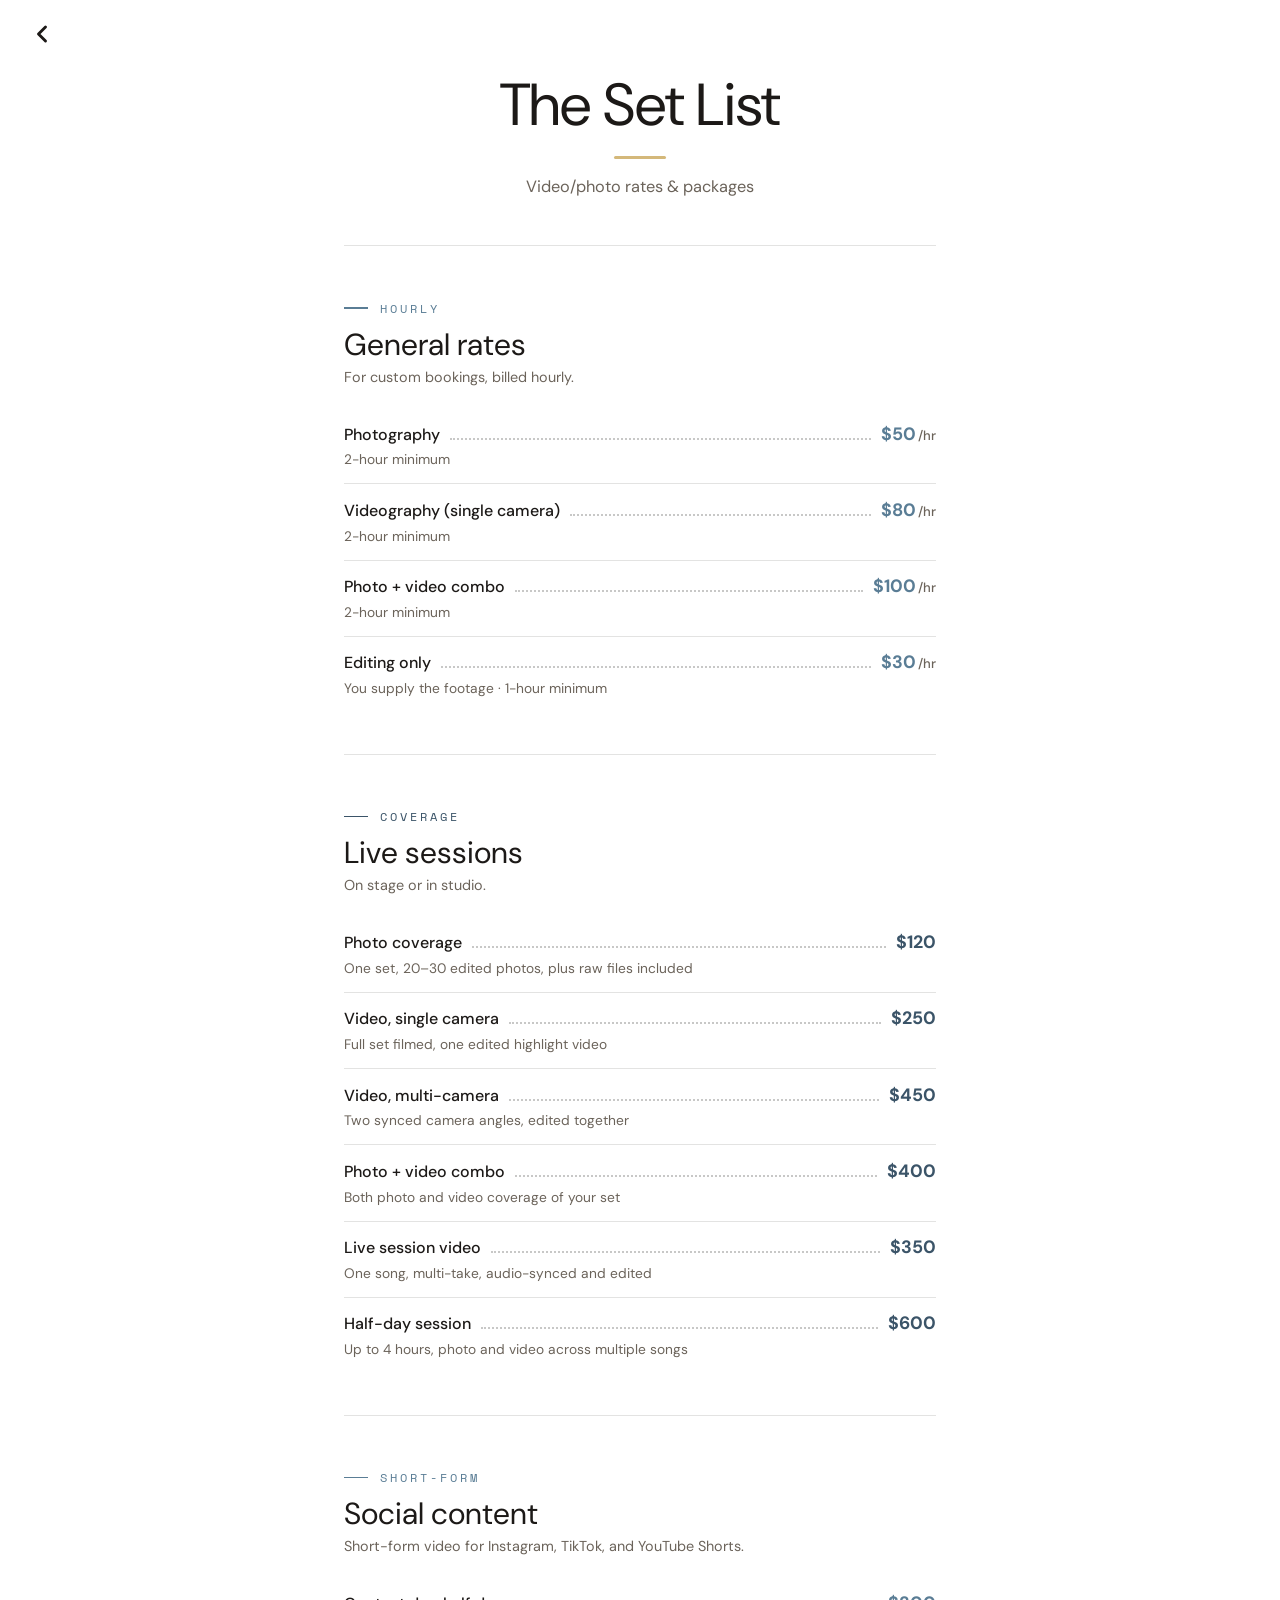
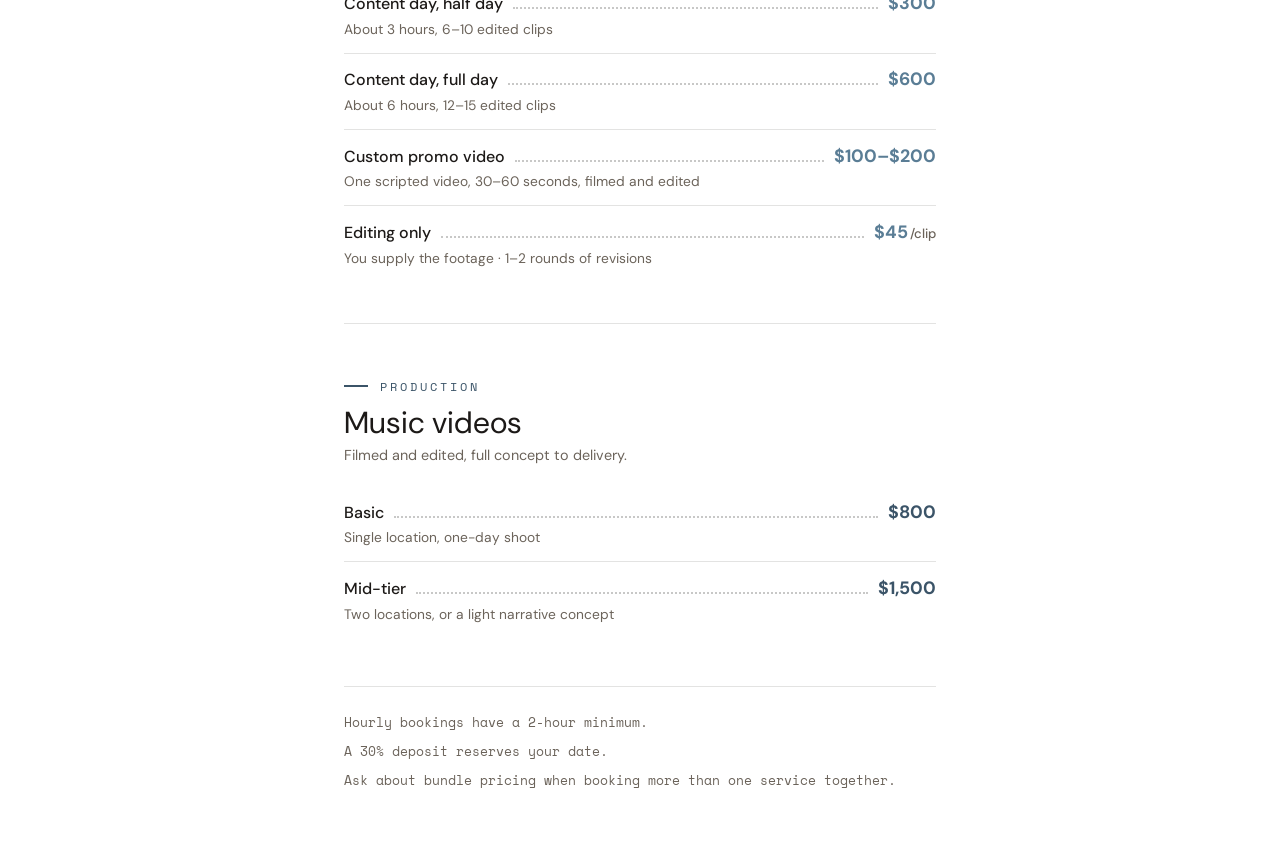
<file: rates.html>
<!DOCTYPE html>
<html lang="en">
<head>
<meta charset="UTF-8">
<meta name="viewport" content="width=device-width, initial-scale=1, viewport-fit=cover">
<title>The Set List — Photography & Video Rates</title>
<link rel="preconnect" href="https://fonts.googleapis.com">
<link rel="preconnect" href="https://fonts.gstatic.com" crossorigin>
<link href="https://fonts.googleapis.com/css2?family=DM+Sans:wght@400;500;700&family=Space+Mono:wght@400;700&display=swap" rel="stylesheet">
<style>
  :root{
    box-sizing:border-box;
    padding-top:env(safe-area-inset-top,0px);
    padding-bottom:env(safe-area-inset-bottom,0px);

    --bg:#FFFFFF;
    --text:#1C1917;
    --muted:#6B635A;
    --accent-a:#5A7D95;
    --accent-b:#3B5468;
    --gold:#D4B87A;
    --line:rgba(28,25,23,0.12);
    --leader:rgba(28,25,23,0.24);

    --font-display:'DM Sans','Helvetica Neue',sans-serif;
    --font-body:'DM Sans','Helvetica Neue',sans-serif;
    --font-mono:'Space Mono','Courier New',monospace;
  }
  html{scroll-padding-top:env(safe-area-inset-top,0px);}
  *,*::before,*::after{box-sizing:inherit;}
  body{
    margin:0;
    background:var(--bg);
    color:var(--text);
    font-family:var(--font-body);
    -webkit-font-smoothing:antialiased;
  }

  /* ---- back button ---- */
  .back-nav-btn{
    position:fixed;
    top:0;left:0;
    z-index:1001;
    padding:1.25rem 1.75rem;
    display:flex;
    align-items:center;
    justify-content:center;
  }
  .back-nav-btn svg{
    width:28px;height:28px;
    stroke:var(--text);
    fill:none;
    stroke-width:2.5;
    stroke-linecap:round;
    stroke-linejoin:round;
    transition:transform 0.25s ease;
  }
  .back-nav-btn:hover svg{
    transform:scale(1.2);
  }

  .page{
    max-width:640px;
    margin:0 auto;
    padding:0 1.5rem 4rem;
  }

  /* ---- hero ---- */
  .hero{
    padding:4.5rem 0 0;
    text-align:center;
  }
  .hero h1{
    font-family:var(--font-display);
    font-weight:400;
    font-size:clamp(2.4rem,9vw,3.7rem);
    line-height:1.1;
    margin:0;
    color:var(--text);
  }
  .accent-bar{
    display:block;
    width:52px;height:3px;
    background:var(--gold);
    border-radius:2px;
    margin:1.15rem auto 1.1rem;
  }
  .hero p{
    margin:0;
    color:var(--muted);
    font-size:clamp(0.92rem,2.4vw,1.02rem);
    font-weight:400;
  }

  /* ---- sections ---- */
  .menu-section{
    padding-top:2.6rem;
    margin-top:2.6rem;
    border-top:1px solid var(--line);
  }
  .menu-section:first-of-type{
    margin-top:3rem;
  }
  .menu-section.track-a{ --track:var(--accent-a); }
  .menu-section.track-b{ --track:var(--accent-b); }

  .section-label{
    font-family:var(--font-mono);
    font-size:0.75rem;
    letter-spacing:0.25em;
    text-transform:uppercase;
    color:var(--track);
    margin-bottom:0.7rem;
    display:flex;
    align-items:center;
    gap:0.75rem;
  }
  .section-label::before{
    content:'';
    width:24px;height:1.5px;
    background:var(--track);
  }
  .menu-section h2{
    font-family:var(--font-display);
    font-weight:400;
    font-size:clamp(1.5rem,4vw,1.9rem);
    line-height:1.15;
    margin:0 0 0.3rem;
    color:var(--text);
  }
  .section-note{
    margin:0 0 1.4rem;
    color:var(--muted);
    font-size:0.9rem;
  }

  .menu-list{
    list-style:none;
    margin:0;
    padding:0;
  }
  .menu-item{
    padding:0.85rem 0;
  }
  .menu-item + .menu-item{
    border-top:1px solid var(--line);
  }
  .item-main{
    display:flex;
    align-items:baseline;
    gap:0.6rem;
  }
  .item-name{
    font-family:var(--font-body);
    font-weight:500;
    font-size:1rem;
    white-space:nowrap;
  }
  .leader{
    flex:1;
    border-bottom:2px dotted var(--leader);
    margin-bottom:5px;
    min-width:1rem;
  }
  .item-price{
    font-family:var(--font-display);
    font-weight:700;
    font-size:1.12rem;
    color:var(--track);
    white-space:nowrap;
  }
  .item-price .unit{
    font-family:var(--font-display);
    font-weight:500;
    font-size:0.82rem;
    color:var(--muted);
    margin-left:0.15rem;
  }
  .item-desc{
    margin:0.3rem 0 0;
    color:var(--muted);
    font-size:0.86rem;
    line-height:1.4;
  }

  /* ---- footer ---- */
  .terms{
    margin-top:3rem;
    padding-top:1.6rem;
    border-top:1px solid var(--line);
  }
  .terms p{
    margin:0 0 0.5rem;
    color:var(--muted);
    font-size:0.82rem;
    font-family:var(--font-mono);
    line-height:1.6;
  }
  .terms p:last-child{margin-bottom:0;}

  @media (max-width:420px){
    .item-name{white-space:normal;}
    .leader{display:none;}
    .item-main{justify-content:space-between;}
  }
</style>
</head>
<body>
  <a href="index.html" class="back-nav-btn" aria-label="Back to willcahill.com">
    <svg viewBox="0 0 24 24"><polyline points="15 6 9 12 15 18"></polyline></svg>
  </a>
  <div class="page">
    <header class="hero">
      <h1>The Set List</h1>
      <span class="accent-bar"></span>
      <p>Video/photo rates &amp; packages</p>
    </header>

    <section class="menu-section track-a">
      <p class="section-label">Hourly</p>
      <h2>General rates</h2>
      <p class="section-note">For custom bookings, billed hourly.</p>
      <ul class="menu-list">
        <li class="menu-item">
          <div class="item-main">
            <span class="item-name">Photography</span>
            <span class="leader"></span>
            <span class="item-price">$50<span class="unit">/hr</span></span>
          </div>
          <p class="item-desc">2-hour minimum</p>
        </li>
        <li class="menu-item">
          <div class="item-main">
            <span class="item-name">Videography (single camera)</span>
            <span class="leader"></span>
            <span class="item-price">$80<span class="unit">/hr</span></span>
          </div>
          <p class="item-desc">2-hour minimum</p>
        </li>
        <li class="menu-item">
          <div class="item-main">
            <span class="item-name">Photo + video combo</span>
            <span class="leader"></span>
            <span class="item-price">$100<span class="unit">/hr</span></span>
          </div>
          <p class="item-desc">2-hour minimum</p>
        </li>
        <li class="menu-item">
          <div class="item-main">
            <span class="item-name">Editing only</span>
            <span class="leader"></span>
            <span class="item-price">$30<span class="unit">/hr</span></span>
          </div>
          <p class="item-desc">You supply the footage · 1-hour minimum</p>
        </li>
      </ul>
    </section>

    <section class="menu-section track-b">
      <p class="section-label">Coverage</p>
      <h2>Live sessions</h2>
      <p class="section-note">On stage or in studio.</p>
      <ul class="menu-list">
        <li class="menu-item">
          <div class="item-main">
            <span class="item-name">Photo coverage</span>
            <span class="leader"></span>
            <span class="item-price">$120</span>
          </div>
          <p class="item-desc">One set, 20–30 edited photos, plus raw files included</p>
        </li>
        <li class="menu-item">
          <div class="item-main">
            <span class="item-name">Video, single camera</span>
            <span class="leader"></span>
            <span class="item-price">$250</span>
          </div>
          <p class="item-desc">Full set filmed, one edited highlight video</p>
        </li>
        <li class="menu-item">
          <div class="item-main">
            <span class="item-name">Video, multi-camera</span>
            <span class="leader"></span>
            <span class="item-price">$450</span>
          </div>
          <p class="item-desc">Two synced camera angles, edited together</p>
        </li>
        <li class="menu-item">
          <div class="item-main">
            <span class="item-name">Photo + video combo</span>
            <span class="leader"></span>
            <span class="item-price">$400</span>
          </div>
          <p class="item-desc">Both photo and video coverage of your set</p>
        </li>
        <li class="menu-item">
          <div class="item-main">
            <span class="item-name">Live session video</span>
            <span class="leader"></span>
            <span class="item-price">$350</span>
          </div>
          <p class="item-desc">One song, multi-take, audio-synced and edited</p>
        </li>
        <li class="menu-item">
          <div class="item-main">
            <span class="item-name">Half-day session</span>
            <span class="leader"></span>
            <span class="item-price">$600</span>
          </div>
          <p class="item-desc">Up to 4 hours, photo and video across multiple songs</p>
        </li>
      </ul>
    </section>

    <section class="menu-section track-a">
      <p class="section-label">Short-form</p>
      <h2>Social content</h2>
      <p class="section-note">Short-form video for Instagram, TikTok, and YouTube Shorts.</p>
      <ul class="menu-list">
        <li class="menu-item">
          <div class="item-main">
            <span class="item-name">Content day, half day</span>
            <span class="leader"></span>
            <span class="item-price">$300</span>
          </div>
          <p class="item-desc">About 3 hours, 6–10 edited clips</p>
        </li>
        <li class="menu-item">
          <div class="item-main">
            <span class="item-name">Content day, full day</span>
            <span class="leader"></span>
            <span class="item-price">$600</span>
          </div>
          <p class="item-desc">About 6 hours, 12–15 edited clips</p>
        </li>
        <li class="menu-item">
          <div class="item-main">
            <span class="item-name">Custom promo video</span>
            <span class="leader"></span>
            <span class="item-price">$100–$200</span>
          </div>
          <p class="item-desc">One scripted video, 30–60 seconds, filmed and edited</p>
        </li>
        <li class="menu-item">
          <div class="item-main">
            <span class="item-name">Editing only</span>
            <span class="leader"></span>
            <span class="item-price">$45<span class="unit">/clip</span></span>
          </div>
          <p class="item-desc">You supply the footage · 1–2 rounds of revisions</p>
        </li>
      </ul>
    </section>

    <section class="menu-section track-b">
      <p class="section-label">Production</p>
      <h2>Music videos</h2>
      <p class="section-note">Filmed and edited, full concept to delivery.</p>
      <ul class="menu-list">
        <li class="menu-item">
          <div class="item-main">
            <span class="item-name">Basic</span>
            <span class="leader"></span>
            <span class="item-price">$800</span>
          </div>
          <p class="item-desc">Single location, one-day shoot</p>
        </li>
        <li class="menu-item">
          <div class="item-main">
            <span class="item-name">Mid-tier</span>
            <span class="leader"></span>
            <span class="item-price">$1,500</span>
          </div>
          <p class="item-desc">Two locations, or a light narrative concept</p>
        </li>
      </ul>
    </section>

    <footer class="terms">
      <p>Hourly bookings have a 2-hour minimum.</p>
      <p>A 30% deposit reserves your date.</p>
      <p>Ask about bundle pricing when booking more than one service together.</p>
    </footer>
  </div>
</body>
</html>
</file>
